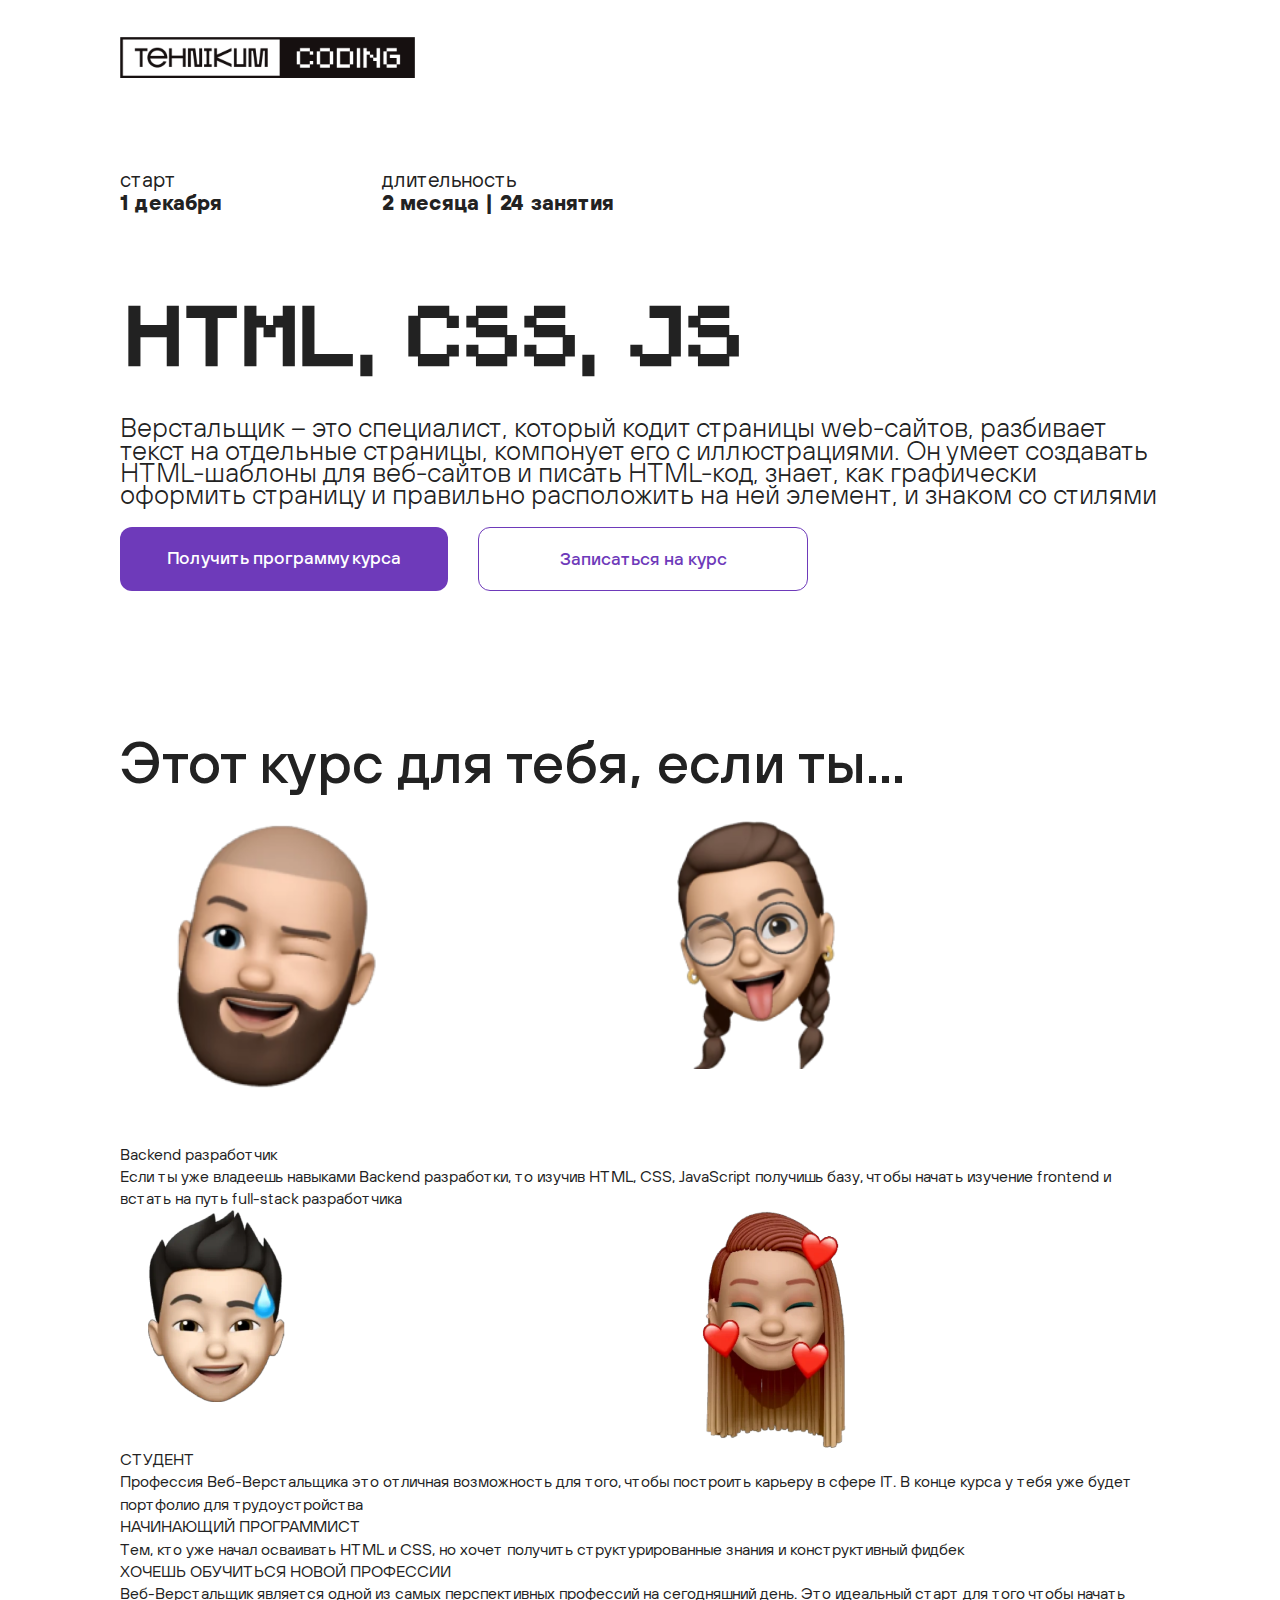
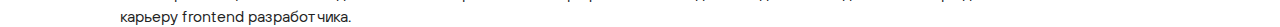
<file: html/index.html>
<!DOCTYPE html>
<html lang="en">
<head>
    <meta charset="UTF-8">
    <meta name="viewport" content="width=device-width, initial-scale=1.0">
    <title>Landing</title>
    <link rel="stylesheet" href="/css/style.css">
    <link rel="stylesheet" href="/fonts/fonts/fonts.css">
</head>
<body>
    <section>

        <img src="/img/logo.svg" alt="Logo" class="logo">
        <div class="courseData">

            <div class="courseInfo">
                <div class="title">
                    старт
                </div>
                <div class="value">
                    1 декабря
                </div>
            </div>
            
            <div class="courseInfo">
                <div class="title">
                    длительность
                </div>
                <div class="value">
                    2 месяца | 24 занятия
                </div>
            </div>
        </div>

        <h1>HTML, CSS, JS</h1>

        <p>Верстальщик – это специалист, который кодит страницы web-сайтов, разбивает текст на отдельные страницы, компонует его с иллюстрациями. Он умеет создавать HTML-шаблоны для веб-сайтов и писать HTML-код, знает, как графически оформить страницу и правильно расположить на ней элемент, и знаком со стилями</p>

        <div class="cta">
            <div class="primary">
                Получить программу курса
            </div>
            <div class="secondary">
                Записаться на курс
            </div>
        </div>

        <h2>Этот курс для тебя, если ты...</h2>

        <div class="pictures">

        <img src="/lisiy.png" alt="lisiy" id="lisiy">
        
        <img src="/girl.png" alt="girl" id="girl">
       
        <div>
        
        <div class="you">
            <div class="info">
                <div class="name">
                    Backend разработчик
                </div>

               <div class="describtion">
Если ты уже владеешь навыками Backend разработки, то изучив HTML, CSS, JavaScript получишь базу, чтобы начать изучение frontend и встать на путь full-stack разработчика
               </div>
               
                <div class="picture">
        <img src="/boy.png" alt="boy" id="boy">
 
        <img src="/altushka.png" alt="altushka" id="altushka">

        </div>

              

               <div class="name">
                СТУДЕНТ
            </div>

           <div class="describtion">
            Профессия Веб-Верстальщика это отличная возможность для того, чтобы построить карьеру в сфере IT. В конце курса у тебя уже будет портфолио для трудоустройства
           </div>

            <div>
          
            </div>
      
        

       



         

           <div class="name">
            НАЧИНАЮЩИЙ ПРОГРАММИСТ
        </div>

       <div class="describtion">
        Тем, кто уже начал осваивать HTML и CSS, но хочет получить структурированные знания и конструктивный фидбек
    </div>

       <div class="name">
        ХОЧЕШЬ ОБУЧИТЬСЯ НОВОЙ ПРОФЕССИИ
    </div>

   <div class="describtion">
    Веб-Верстальщик является одной из самых перспективных профессий на сегодняшний день. Это идеальный старт для того чтобы начать карьеру frontend разработчика.</div>
            </div>
         </div>
     </section>
</body>
</html>
</file>
<file: css/style.css>
*{
    margin: 0;
    padding: 0;
}

body{
    font-family: 'TT Hoves';
    color: #222;
    line-height: 140%;
}

section{
 padding: 0 120px;

}

.logo{
 width: 295px;
 margin-top: 37px;
}

.courseData{
 margin-top: 85px;
 margin-bottom: 76px;
 display: flex;
 flex-wrap: wrap;
gap: 30px 160px;
font-size: 21px; 

}

.courseInfo .value{
    font-weight: 700; 
}

h1{
    font-family: 'Chava';
    font-size: 80px;
    line-height: 110%;
    margin-bottom: 40px;
}

p{
    font-size: 27px;
    font-weight: 300;
}

.cta{
display: flex;
gap: 20px 30px;
flex-wrap: wrap;
margin-top: 20px;

}

.primary{
    flex-basis: 328px;
    flex-grow: 0;
    flex-shrink: 1;
    padding: 20px 0px;
    border-radius: 12px;
    background: #6E3ABA;
    color: white;
    text-align: center;
    font-size: 18px;
    font-weight: 500;

    
}

.secondary{
    flex-basis: 328px;
    flex-grow: 0;
    flex-shrink: 1;
    padding: 20px 0px;
    border-radius: 12px;
    border: 1px solid #6E3ABA;
    background:white ;
    color: #6E3ABA;
    text-align: center;
    font-size: 18px;
    font-weight: 500;
}

h2{
    margin-top: 160px;
    font-size: 58px;
    font-weight: 500;
    display: flex;
    flex-wrap: wrap;
    margin-bottom: 41px;
    flex-grow: 0;
    flex-shrink: 0;
}

.pictures{
    display: flex;
    flex-wrap: wrap;
    gap: 41px 240px;
}

.picture{
    display: flex;
    flex-wrap: wrap;
    gap: 60px 341px;
}

#lisiy{
    width: 287px;
    height: 287px;
   
}

#girl{
    width: 254px;
    height: 254px;
   
}

#boy{
    width: 192px;
    height: 192px;
}

#altushka{
    width: 238px;
    height: 238px;
  
}
</file>
<file: fonts/fonts/fonts.css>
@font-face {
    font-family: 'Chava';
    src: url('Chava-Regular.ttf');
}

@font-face {
    font-family: 'TT Hoves Hairline';
    src: url('TTHoves-HairlineItalic.eot');
    src: local('TT Hoves Hairline Italic'), local('TTHoves-HairlineItalic'),
        url('TTHoves-HairlineItalic.eot?#iefix') format('embedded-opentype'),
        url('TTHoves-HairlineItalic.woff2') format('woff2'),
        url('TTHoves-HairlineItalic.woff') format('woff'),
        url('TTHoves-HairlineItalic.ttf') format('truetype');
    font-weight: 100;
    font-style: italic;
}

@font-face {
    font-family: 'TT Hoves';
    src: url('TTHoves-ExtraLightItalic.eot');
    src: local('TT Hoves ExtraLight Italic'), local('TTHoves-ExtraLightItalic'),
        url('TTHoves-ExtraLightItalic.eot?#iefix') format('embedded-opentype'),
        url('TTHoves-ExtraLightItalic.woff2') format('woff2'),
        url('TTHoves-ExtraLightItalic.woff') format('woff'),
        url('TTHoves-ExtraLightItalic.ttf') format('truetype');
    font-weight: 200;
    font-style: italic;
}

@font-face {
    font-family: 'TT Hoves';
    src: url('TTHoves-Thin.eot');
    src: local('TT Hoves Thin'), local('TTHoves-Thin'),
        url('TTHoves-Thin.eot?#iefix') format('embedded-opentype'),
        url('TTHoves-Thin.woff2') format('woff2'),
        url('TTHoves-Thin.woff') format('woff'),
        url('TTHoves-Thin.ttf') format('truetype');
    font-weight: 100;
    font-style: normal;
}

@font-face {
    font-family: 'TT Hoves';
    src: url('TTHoves-DemiBold.eot');
    src: local('TT Hoves DemiBold'), local('TTHoves-DemiBold'),
        url('TTHoves-DemiBold.eot?#iefix') format('embedded-opentype'),
        url('TTHoves-DemiBold.woff2') format('woff2'),
        url('TTHoves-DemiBold.woff') format('woff'),
        url('TTHoves-DemiBold.ttf') format('truetype');
    font-weight: 600;
    font-style: normal;
}

@font-face {
    font-family: 'TT Hoves';
    src: url('TTHoves-BoldItalic.eot');
    src: local('TT Hoves Bold Italic'), local('TTHoves-BoldItalic'),
        url('TTHoves-BoldItalic.eot?#iefix') format('embedded-opentype'),
        url('TTHoves-BoldItalic.woff2') format('woff2'),
        url('TTHoves-BoldItalic.woff') format('woff'),
        url('TTHoves-BoldItalic.ttf') format('truetype');
    font-weight: bold;
    font-style: italic;
}

@font-face {
    font-family: 'TT Hoves';
    src: url('TTHoves-Black.eot');
    src: local('TT Hoves Black'), local('TTHoves-Black'),
        url('TTHoves-Black.eot?#iefix') format('embedded-opentype'),
        url('TTHoves-Black.woff2') format('woff2'),
        url('TTHoves-Black.woff') format('woff'),
        url('TTHoves-Black.ttf') format('truetype');
    font-weight: 900;
    font-style: normal;
}

@font-face {
    font-family: 'TT Hoves';
    src: url('TTHoves-ExtraLight.eot');
    src: local('TT Hoves ExtraLight'), local('TTHoves-ExtraLight'),
        url('TTHoves-ExtraLight.eot?#iefix') format('embedded-opentype'),
        url('TTHoves-ExtraLight.woff2') format('woff2'),
        url('TTHoves-ExtraLight.woff') format('woff'),
        url('TTHoves-ExtraLight.ttf') format('truetype');
    font-weight: 200;
    font-style: normal;
}

@font-face {
    font-family: 'TT Hoves';
    src: url('TTHoves-Bold.eot');
    src: local('TT Hoves Bold'), local('TTHoves-Bold'),
        url('TTHoves-Bold.eot?#iefix') format('embedded-opentype'),
        url('TTHoves-Bold.woff2') format('woff2'),
        url('TTHoves-Bold.woff') format('woff'),
        url('TTHoves-Bold.ttf') format('truetype');
    font-weight: bold;
    font-style: normal;
}

@font-face {
    font-family: 'TT Hoves';
    src: url('TTHoves-ThinItalic.eot');
    src: local('TT Hoves Thin Italic'), local('TTHoves-ThinItalic'),
        url('TTHoves-ThinItalic.eot?#iefix') format('embedded-opentype'),
        url('TTHoves-ThinItalic.woff2') format('woff2'),
        url('TTHoves-ThinItalic.woff') format('woff'),
        url('TTHoves-ThinItalic.ttf') format('truetype');
    font-weight: 100;
    font-style: italic;
}

@font-face {
    font-family: 'TT Hoves';
    src: url('TTHoves-Italic.eot');
    src: local('TT Hoves Italic'), local('TTHoves-Italic'),
        url('TTHoves-Italic.eot?#iefix') format('embedded-opentype'),
        url('TTHoves-Italic.woff2') format('woff2'),
        url('TTHoves-Italic.woff') format('woff'),
        url('TTHoves-Italic.ttf') format('truetype');
    font-weight: normal;
    font-style: italic;
}

@font-face {
    font-family: 'TT Hoves';
    src: url('TTHoves-BlackItalic.eot');
    src: local('TT Hoves Black Italic'), local('TTHoves-BlackItalic'),
        url('TTHoves-BlackItalic.eot?#iefix') format('embedded-opentype'),
        url('TTHoves-BlackItalic.woff2') format('woff2'),
        url('TTHoves-BlackItalic.woff') format('woff'),
        url('TTHoves-BlackItalic.ttf') format('truetype');
    font-weight: 900;
    font-style: italic;
}

@font-face {
    font-family: 'TT Hoves';
    src: url('TTHoves-ExtraBold.eot');
    src: local('TT Hoves ExtraBold'), local('TTHoves-ExtraBold'),
        url('TTHoves-ExtraBold.eot?#iefix') format('embedded-opentype'),
        url('TTHoves-ExtraBold.woff2') format('woff2'),
        url('TTHoves-ExtraBold.woff') format('woff'),
        url('TTHoves-ExtraBold.ttf') format('truetype');
    font-weight: 800;
    font-style: normal;
}

@font-face {
    font-family: 'TT Hoves';
    src: url('TTHoves-DemiBoldItalic.eot');
    src: local('TT Hoves DemiBold Italic'), local('TTHoves-DemiBoldItalic'),
        url('TTHoves-DemiBoldItalic.eot?#iefix') format('embedded-opentype'),
        url('TTHoves-DemiBoldItalic.woff2') format('woff2'),
        url('TTHoves-DemiBoldItalic.woff') format('woff'),
        url('TTHoves-DemiBoldItalic.ttf') format('truetype');
    font-weight: 600;
    font-style: italic;
}

@font-face {
    font-family: 'TT Hoves';
    src: url('TTHoves-MediumItalic.eot');
    src: local('TT Hoves Medium Italic'), local('TTHoves-MediumItalic'),
        url('TTHoves-MediumItalic.eot?#iefix') format('embedded-opentype'),
        url('TTHoves-MediumItalic.woff2') format('woff2'),
        url('TTHoves-MediumItalic.woff') format('woff'),
        url('TTHoves-MediumItalic.ttf') format('truetype');
    font-weight: 500;
    font-style: italic;
}

@font-face {
    font-family: 'TT Hoves';
    src: url('TTHoves-ExtraBoldItalic.eot');
    src: local('TT Hoves ExtraBold Italic'), local('TTHoves-ExtraBoldItalic'),
        url('TTHoves-ExtraBoldItalic.eot?#iefix') format('embedded-opentype'),
        url('TTHoves-ExtraBoldItalic.woff2') format('woff2'),
        url('TTHoves-ExtraBoldItalic.woff') format('woff'),
        url('TTHoves-ExtraBoldItalic.ttf') format('truetype');
    font-weight: 800;
    font-style: italic;
}

@font-face {
    font-family: 'TT Hoves';
    src: url('TTHoves-Regular.eot');
    src: local('TT Hoves Regular'), local('TTHoves-Regular'),
        url('TTHoves-Regular.eot?#iefix') format('embedded-opentype'),
        url('TTHoves-Regular.woff2') format('woff2'),
        url('TTHoves-Regular.woff') format('woff'),
        url('TTHoves-Regular.ttf') format('truetype');
    font-weight: normal;
    font-style: normal;
}

@font-face {
    font-family: 'TT Hoves Hairline';
    src: url('TTHoves-Hairline.eot');
    src: local('TT Hoves Hairline'), local('TTHoves-Hairline'),
        url('TTHoves-Hairline.eot?#iefix') format('embedded-opentype'),
        url('TTHoves-Hairline.woff2') format('woff2'),
        url('TTHoves-Hairline.woff') format('woff'),
        url('TTHoves-Hairline.ttf') format('truetype');
    font-weight: 100;
    font-style: normal;
}

@font-face {
    font-family: 'TT Hoves';
    src: url('TTHoves-LightItalic.eot');
    src: local('TT Hoves Light Italic'), local('TTHoves-LightItalic'),
        url('TTHoves-LightItalic.eot?#iefix') format('embedded-opentype'),
        url('TTHoves-LightItalic.woff2') format('woff2'),
        url('TTHoves-LightItalic.woff') format('woff'),
        url('TTHoves-LightItalic.ttf') format('truetype');
    font-weight: 300;
    font-style: italic;
}

@font-face {
    font-family: 'TT Hoves';
    src: url('TTHoves-Light.eot');
    src: local('TT Hoves Light'), local('TTHoves-Light'),
        url('TTHoves-Light.eot?#iefix') format('embedded-opentype'),
        url('TTHoves-Light.woff2') format('woff2'),
        url('TTHoves-Light.woff') format('woff'),
        url('TTHoves-Light.ttf') format('truetype');
    font-weight: 300;
    font-style: normal;
}

@font-face {
    font-family: 'TT Hoves';
    src: url('TTHoves-Medium.eot');
    src: local('TT Hoves Medium'), local('TTHoves-Medium'),
        url('TTHoves-Medium.eot?#iefix') format('embedded-opentype'),
        url('TTHoves-Medium.woff2') format('woff2'),
        url('TTHoves-Medium.woff') format('woff'),
        url('TTHoves-Medium.ttf') format('truetype');
    font-weight: 500;
    font-style: normal;
}
</file>
